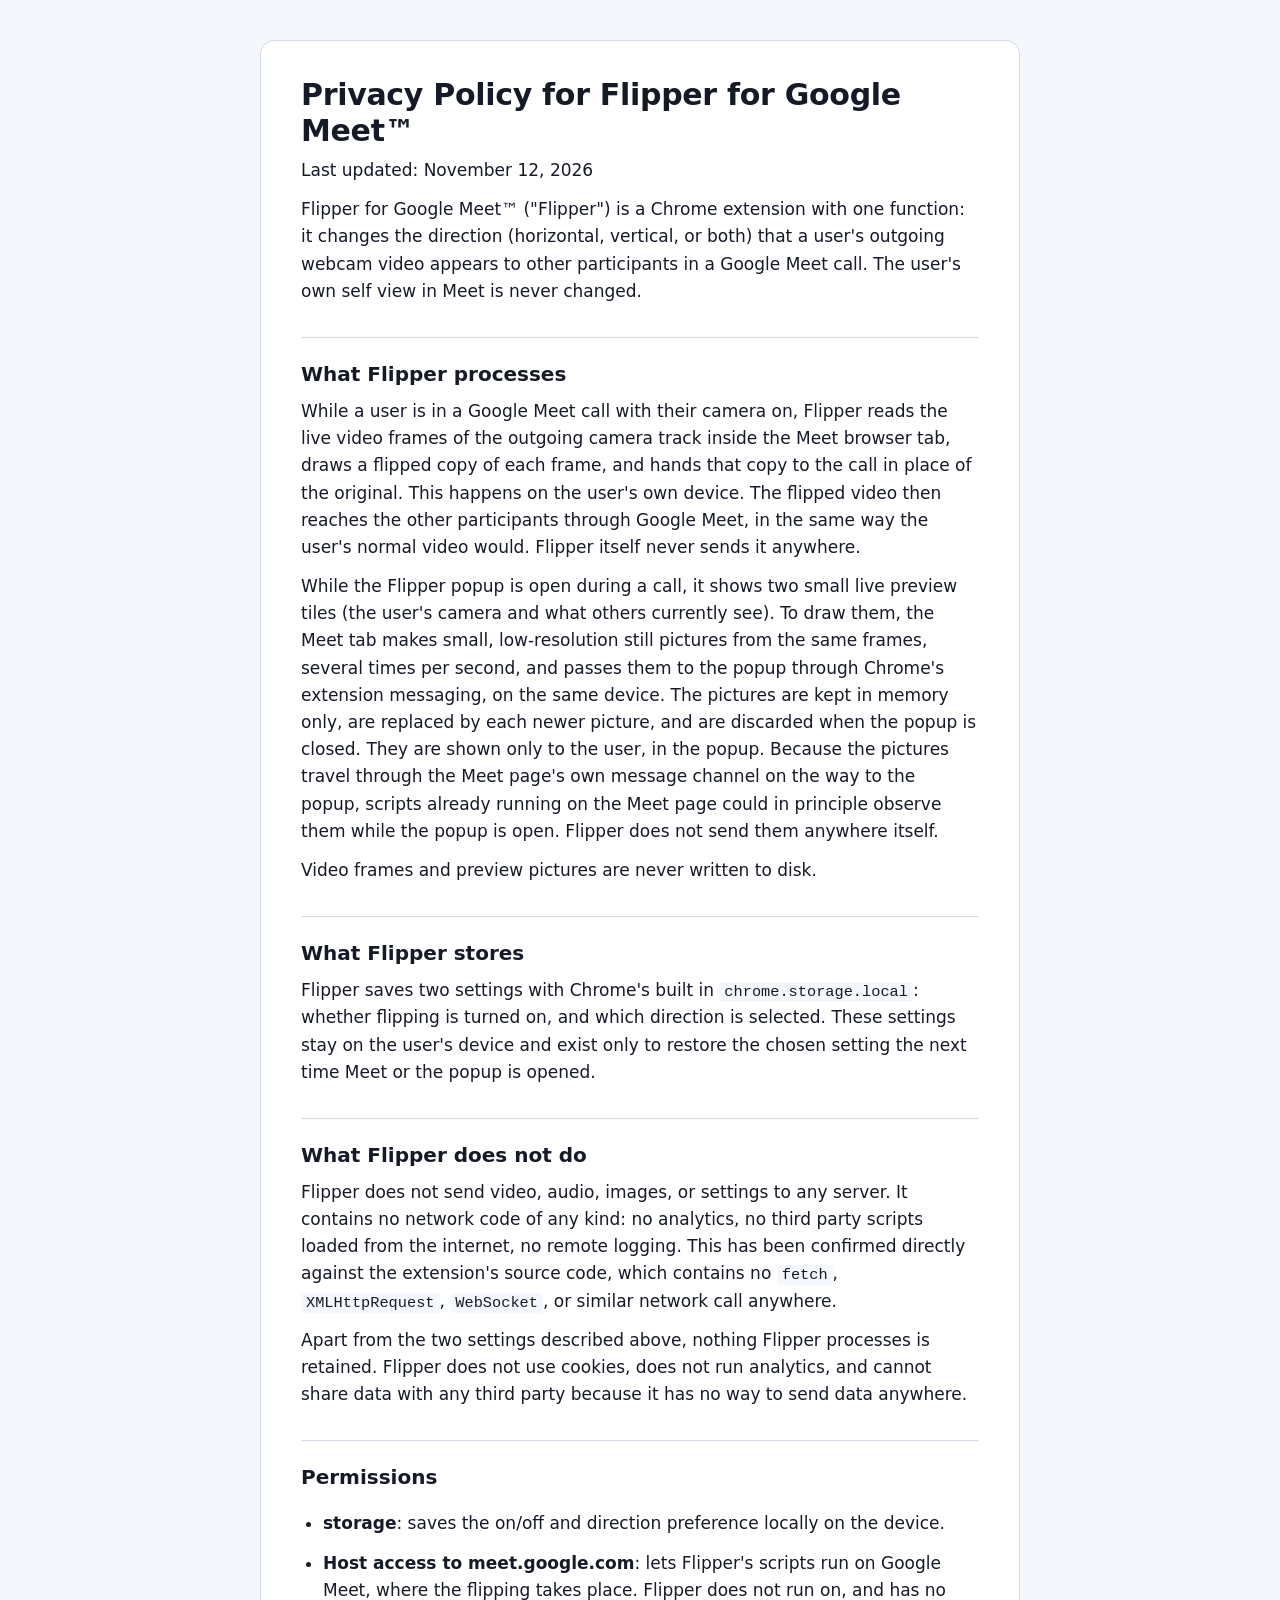
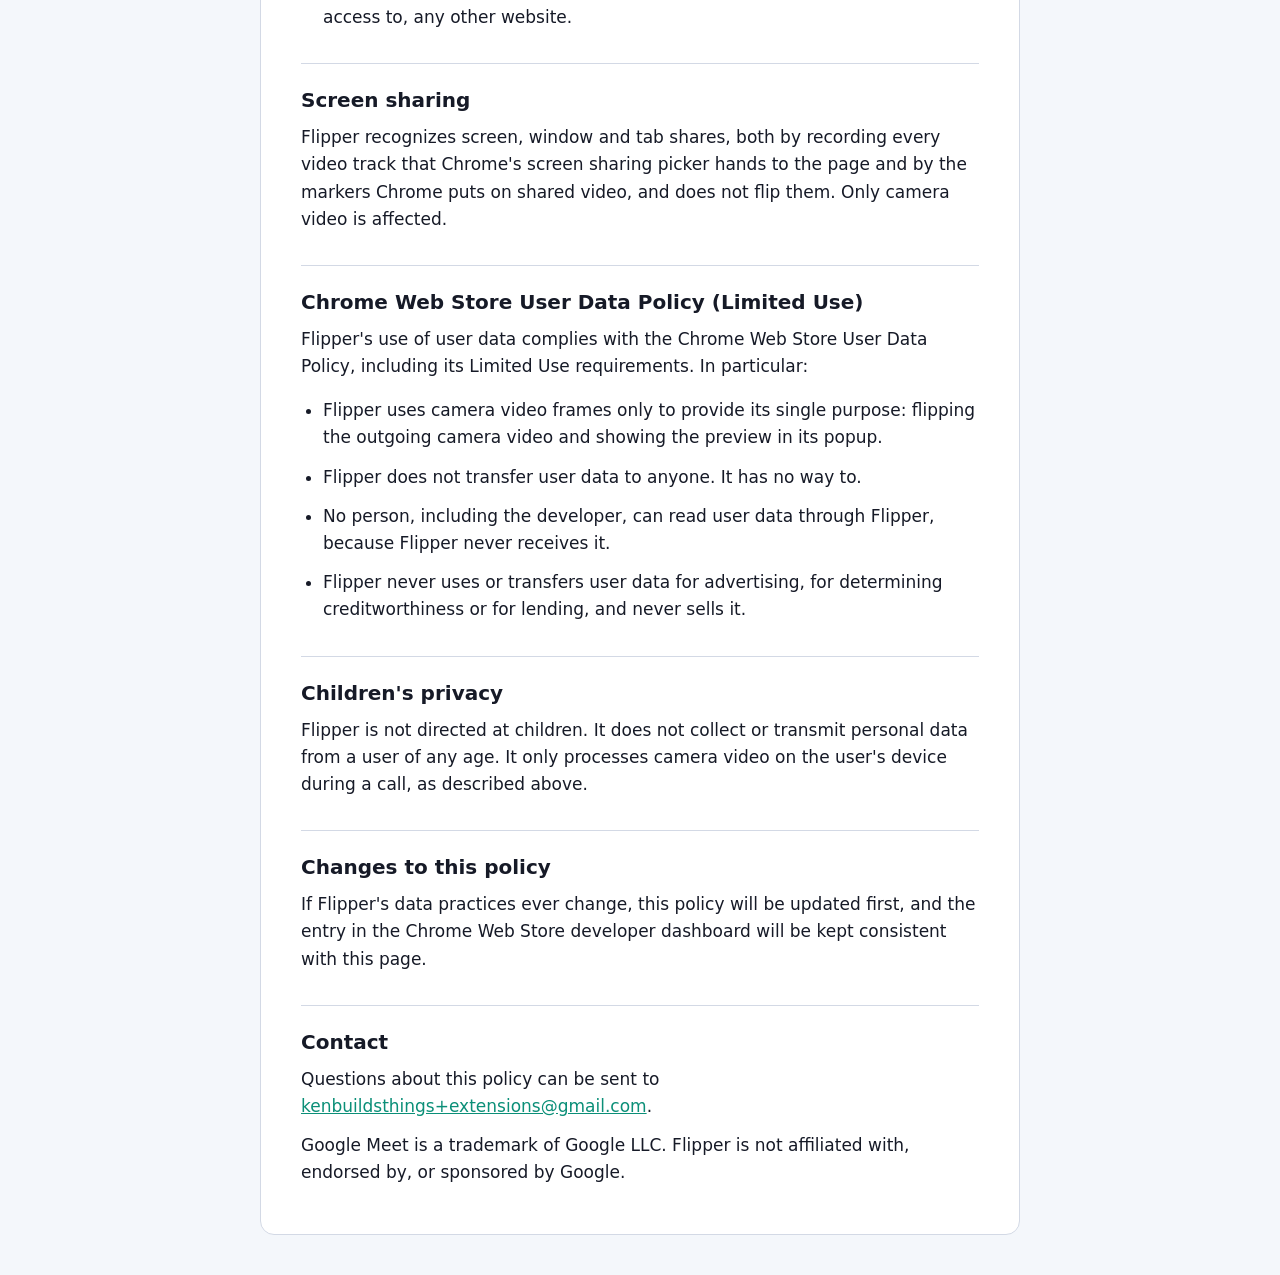
<file: docs/index.html>
<!doctype html>
<html lang="en">
<head>
<meta charset="utf-8">
<meta name="viewport" content="width=device-width, initial-scale=1">
<title>Privacy Policy: Flipper for Google Meet™</title>
<style>
:root{color-scheme:light dark;--bg:#f4f7fb;--card:#fff;--ink:#161a27;--muted:#5a6275;--line:#d3d9e5;--accent:#0b8f78}
@media (prefers-color-scheme:dark){:root{--bg:#12151d;--card:#1b202c;--ink:#edf0f7;--muted:#99a2b7;--line:#2d3445;--accent:#2fd0aa}}
*{box-sizing:border-box}
body{margin:0;background:var(--bg);color:var(--ink);font:17px/1.6 system-ui,"Segoe UI",Roboto,sans-serif}
main{max-width:760px;margin:40px auto;padding:36px 40px;background:var(--card);border:1px solid var(--line);border-radius:14px}
h1{font-size:30px;line-height:1.2;margin:0 0 8px;letter-spacing:-0.01em}
h2{font-size:20px;margin:32px 0 8px;padding-top:20px;border-top:1px solid var(--line)}
p,li{margin:0 0 12px}
ul{padding-left:22px}
code{font:0.9em ui-monospace,Consolas,monospace;background:var(--bg);padding:1px 5px;border-radius:4px}
a{color:var(--accent)}
@media (max-width:600px){main{margin:0;border:0;border-radius:0;padding:24px 18px}}
</style>
</head>
<body>
<main>
<h1>Privacy Policy for Flipper for Google Meet™</h1>
<p>Last updated: November 12, 2026</p>
<p>Flipper for Google Meet™ ("Flipper") is a Chrome extension with one function: it changes the direction (horizontal, vertical, or both) that a user's outgoing webcam video appears to other participants in a Google Meet call. The user's own self view in Meet is never changed.</p>
<h2>What Flipper processes</h2>
<p>While a user is in a Google Meet call with their camera on, Flipper reads the live video frames of the outgoing camera track inside the Meet browser tab, draws a flipped copy of each frame, and hands that copy to the call in place of the original. This happens on the user's own device. The flipped video then reaches the other participants through Google Meet, in the same way the user's normal video would. Flipper itself never sends it anywhere.</p>
<p>While the Flipper popup is open during a call, it shows two small live preview tiles (the user's camera and what others currently see). To draw them, the Meet tab makes small, low-resolution still pictures from the same frames, several times per second, and passes them to the popup through Chrome's extension messaging, on the same device. The pictures are kept in memory only, are replaced by each newer picture, and are discarded when the popup is closed. They are shown only to the user, in the popup. Because the pictures travel through the Meet page's own message channel on the way to the popup, scripts already running on the Meet page could in principle observe them while the popup is open. Flipper does not send them anywhere itself.</p>
<p>Video frames and preview pictures are never written to disk.</p>
<h2>What Flipper stores</h2>
<p>Flipper saves two settings with Chrome's built in <code>chrome.storage.local</code>: whether flipping is turned on, and which direction is selected. These settings stay on the user's device and exist only to restore the chosen setting the next time Meet or the popup is opened.</p>
<h2>What Flipper does not do</h2>
<p>Flipper does not send video, audio, images, or settings to any server. It contains no network code of any kind: no analytics, no third party scripts loaded from the internet, no remote logging. This has been confirmed directly against the extension's source code, which contains no <code>fetch</code>, <code>XMLHttpRequest</code>, <code>WebSocket</code>, or similar network call anywhere.</p>
<p>Apart from the two settings described above, nothing Flipper processes is retained. Flipper does not use cookies, does not run analytics, and cannot share data with any third party because it has no way to send data anywhere.</p>
<h2>Permissions</h2>
<ul>
<li><strong>storage</strong>: saves the on/off and direction preference locally on the device.</li>
<li><strong>Host access to meet.google.com</strong>: lets Flipper's scripts run on Google Meet, where the flipping takes place. Flipper does not run on, and has no access to, any other website.</li>
</ul>
<h2>Screen sharing</h2>
<p>Flipper recognizes screen, window and tab shares, both by recording every video track that Chrome's screen sharing picker hands to the page and by the markers Chrome puts on shared video, and does not flip them. Only camera video is affected.</p>
<h2>Chrome Web Store User Data Policy (Limited Use)</h2>
<p>Flipper's use of user data complies with the Chrome Web Store User Data Policy, including its Limited Use requirements. In particular:</p>
<ul>
<li>Flipper uses camera video frames only to provide its single purpose: flipping the outgoing camera video and showing the preview in its popup.</li>
<li>Flipper does not transfer user data to anyone. It has no way to.</li>
<li>No person, including the developer, can read user data through Flipper, because Flipper never receives it.</li>
<li>Flipper never uses or transfers user data for advertising, for determining creditworthiness or for lending, and never sells it.</li>
</ul>
<h2>Children's privacy</h2>
<p>Flipper is not directed at children. It does not collect or transmit personal data from a user of any age. It only processes camera video on the user's device during a call, as described above.</p>
<h2>Changes to this policy</h2>
<p>If Flipper's data practices ever change, this policy will be updated first, and the entry in the Chrome Web Store developer dashboard will be kept consistent with this page.</p>
<h2>Contact</h2>
<p>Questions about this policy can be sent to <a href="mailto:kenbuildsthings+extensions@gmail.com">kenbuildsthings+extensions@gmail.com</a>.</p>
<p>Google Meet is a trademark of Google LLC. Flipper is not affiliated with, endorsed by, or sponsored by Google.</p>
</main>
</body>
</html>
</file>
